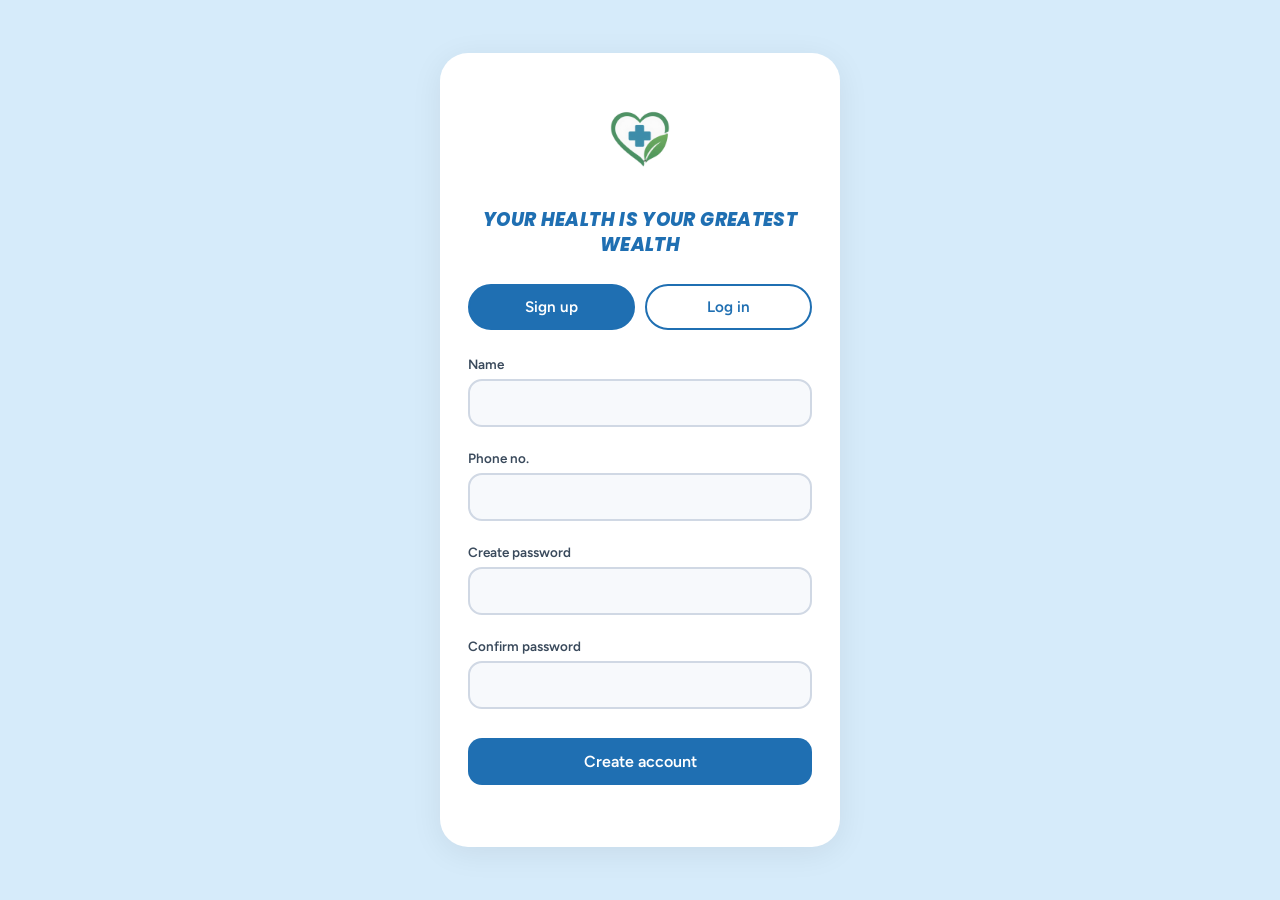
<file: index.html>
<!DOCTYPE html>
<html lang="en">
<head>
  <meta charset="UTF-8">
  <meta name="viewport" content="width=device-width, initial-scale=1">
  <title>Sign up or Log in</title>
  <link rel="preconnect" href="https://fonts.googleapis.com">
  <link href="https://fonts.googleapis.com/css2?family=Figtree:wght@400;500;600;700&family=Poppins:ital,wght@1,800&display=swap" rel="stylesheet">
  <link rel="stylesheet" href="style.css">
</head>
<body>
  <main class="card">

    <!-- Logo -->
    <div class="logo-wrap">
      <img class="logo" src="logo.jpg" alt="Healthcare logo – green heart with blue cross and leaf">
    </div>

    <!-- Heading -->
    <h1>Your Health Is Your Greatest Wealth</h1>

    <!-- Tabs -->
    <div class="tabs" role="tablist" aria-label="Account options">
      <button class="tab active" role="tab" id="tab-signup" aria-selected="true" type="button">Sign up</button>
      <button class="tab" role="tab" id="tab-login" aria-selected="false" type="button">Log in</button>
    </div>

    <!-- Form -->
    <form id="form" novalidate autocomplete="off">

      <div class="field signup-only" id="name-field">
        <label for="name">Name</label>
        <input id="name" name="name" type="text" autocomplete="name">
        <p class="error" id="name-error" aria-live="polite"></p>
      </div>

      <div class="field">
        <label for="phone">Phone no.</label>
        <input id="phone" name="phone" type="tel" inputmode="numeric" autocomplete="tel" maxlength="10">
        <p class="error" id="phone-error" aria-live="polite"></p>
      </div>

      <div class="field" id="password-field">
        <label for="password" id="password-label">Create password</label>
        <input id="password" name="password" type="password" autocomplete="new-password">
        <p class="error" id="password-error" aria-live="polite"></p>
      </div>

      <div class="field signup-only" id="confirm-field">
        <label for="confirm">Confirm password</label>
        <input id="confirm" name="confirm" type="password" autocomplete="new-password">
        <p class="error" id="confirm-error" aria-live="polite"></p>
      </div>

      <button class="submit" id="submit" type="submit">Create account</button>
      <p class="status" id="status" aria-live="polite"></p>
    </form>
  </main>

  <script src="script.js"></script>
</body>
</html>
</file>
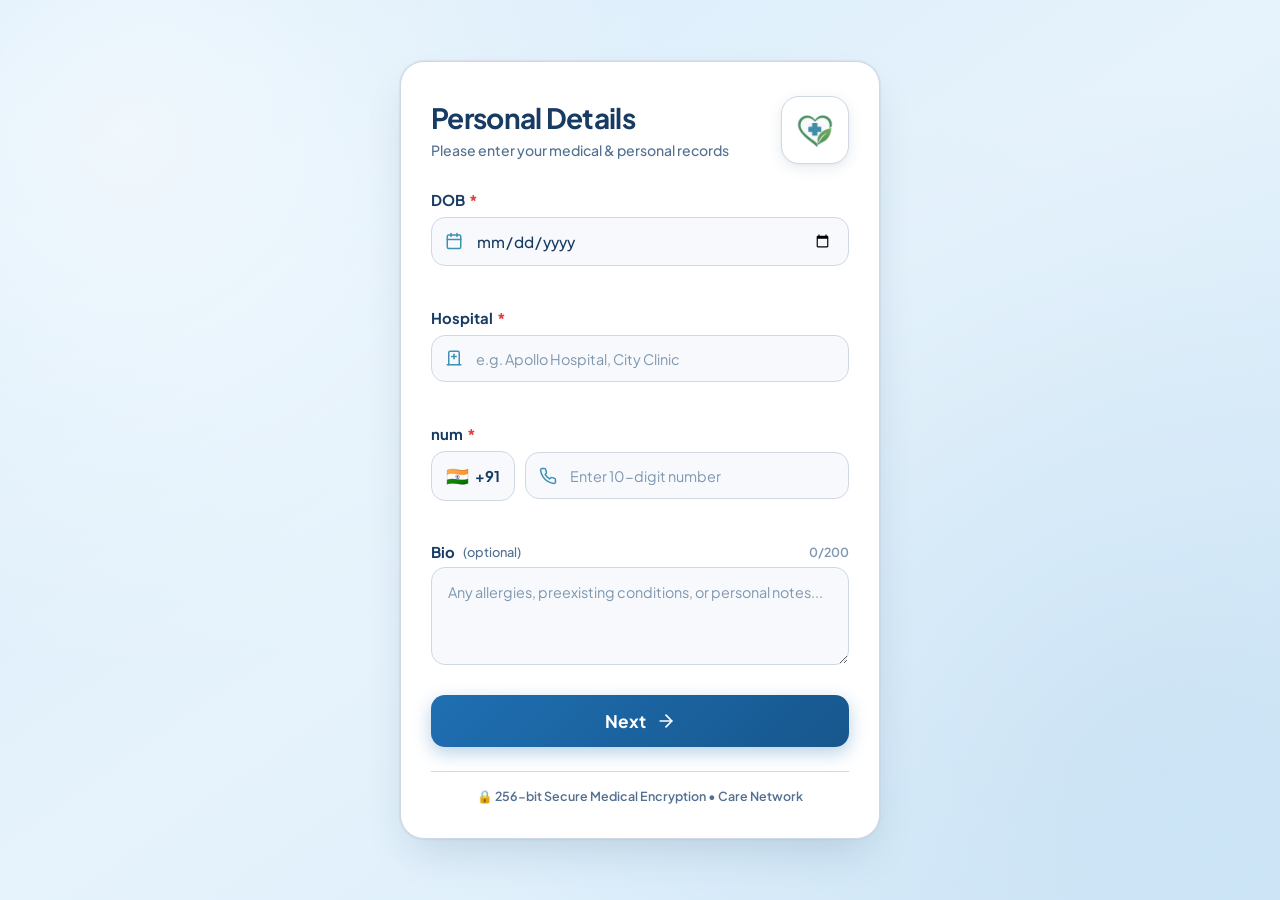
<file: biopage/index.html>
<!DOCTYPE html>
<html lang="en">
<head>
  <meta charset="UTF-8">
  <meta name="viewport" content="width=device-width, initial-scale=1.0">
  <title>Care - Personal Details</title>
  <link rel="stylesheet" href="styles.css">
  <link rel="preconnect" href="https://fonts.googleapis.com">
  <link rel="preconnect" href="https://fonts.gstatic.com" crossorigin>
  <link href="https://fonts.googleapis.com/css2?family=Plus+Jakarta+Sans:wght@400;500;600;700&display=swap" rel="stylesheet">
</head>

<body>

  <div class="app-wrapper">

    <main class="card-container" role="main">

      <!-- Header with Title on Left and Logo on Top-Right -->
      <header class="card-header">

        <div class="header-text">
          <h1 class="form-title">Personal Details</h1>
          <p class="form-subtitle">Please enter your medical & personal records</p>
        </div>

        <div class="logo-wrapper" title="Care Healthcare Logo">
          <img src="assets/logo.png" alt="Healthcare Logo" class="brand-logo" id="brandLogo">
        </div>

      </header>


      <!-- Main Form Section -->
      <form id="personalDetailsForm" class="form-body" novalidate>

        <!-- DOB (Date of Birth) Field -->
        <div class="form-group">

          <label for="dob" class="form-label">
            DOB <span class="required-star">*</span>
          </label>

          <div class="input-wrapper">

            <span class="input-icon">
              <svg width="18" height="18" viewBox="0 0 24 24" fill="none"
                stroke="currentColor" stroke-width="2" stroke-linecap="round" stroke-linejoin="round">

                <rect x="3" y="4" width="18" height="18" rx="2" ry="2"></rect>
                <line x1="16" y1="2" x2="16" y2="6"></line>
                <line x1="8" y1="2" x2="8" y2="6"></line>
                <line x1="3" y1="10" x2="21" y2="10"></line>

              </svg>
            </span>

            <input
              type="date"
              id="dob"
              name="dob"
              class="form-control has-icon"
              required
            >

          </div>

          <span class="field-feedback" id="dobError"></span>

        </div>


        <!-- Hospital Field -->
        <div class="form-group">

          <label for="hospital" class="form-label">
            Hospital <span class="required-star">*</span>
          </label>

          <div class="input-wrapper">

            <span class="input-icon">
              <svg width="18" height="18" viewBox="0 0 24 24" fill="none"
                stroke="currentColor" stroke-width="2" stroke-linecap="round" stroke-linejoin="round">

                <path d="M3 21h18"></path>
                <path d="M5 21V5a2 2 0 0 1 2-2h10a2 2 0 0 1 2 2v16"></path>
                <path d="M9 10h6"></path>
                <path d="M12 7v6"></path>

              </svg>
            </span>

            <input
              type="text"
              id="hospital"
              name="hospital"
              class="form-control has-icon"
              placeholder="e.g. Apollo Hospital, City Clinic"
              list="hospitalSuggestions"
              required
            >

            <datalist id="hospitalSuggestions">
              <option value="Apollo Hospitals"></option>
              <option value="Fortis Healthcare"></option>
              <option value="Manipal Hospital"></option>
              <option value="Max Super Speciality Hospital"></option>
              <option value="AIIMS"></option>
              <option value="City Care General Hospital"></option>
            </datalist>

          </div>

          <span class="field-feedback" id="hospitalError"></span>

        </div>


        <!-- num: (Contact / Patient Number) Field -->
        <div class="form-group">

          <label for="num" class="form-label">
            num <span class="required-star">*</span>
          </label>

          <div class="phone-input-group">

            <div class="country-prefix">
              <span class="flag-icon">🇮🇳</span>
              <span class="code">+91</span>
            </div>

            <div class="input-wrapper flex-1">

              <span class="input-icon">
                <svg width="18" height="18" viewBox="0 0 24 24" fill="none"
                  stroke="currentColor" stroke-width="2" stroke-linecap="round" stroke-linejoin="round">

                  <path d="M22 16.92v3a2 2 0 0 1-2.18 2 19.79 19.79 0 0 1-8.63-3.07
                  19.5 19.5 0 0 1-6-6 19.79 19.79 0 0 1-3.07-8.67A2 2 0 0 1
                  4.11 2h3a2 2 0 0 1 2 1.72 12.84 12.84 0 0 0 .7 2.81
                  2 2 0 0 1-.45 2.11L8.09 9.91a16 16 0 0 0 6 6l1.27-1.27
                  a2 2 0 0 1 2.11-.45 12.84 12.84 0 0 0 2.81.7A2 2 0 0 1
                  22 16.92z"></path>

                </svg>
              </span>

              <input
                type="tel"
                id="num"
                name="num"
                class="form-control has-icon"
                placeholder="Enter 10-digit number"
                pattern="[0-9]{10}"
                maxlength="10"
                required
              >

            </div>

          </div>

          <span class="field-feedback" id="numError"></span>

        </div>


        <!-- Bio (optional) Field -->
        <div class="form-group">

          <div class="label-row">

            <label for="bio" class="form-label">
              Bio <span class="optional-tag">(optional)</span>
            </label>

            <span class="char-counter" id="bioCounter">0/200</span>

          </div>

          <textarea
            id="bio"
            name="bio"
            rows="3"
            class="form-control textarea-control"
            placeholder="Any allergies, preexisting conditions, or personal notes..."
            maxlength="200"
          ></textarea>

        </div>


        <!-- Next Button -->
        <div class="form-actions">

          <button type="submit" class="btn-next" id="nextBtn">

            <span>Next</span>

            <svg width="20" height="20" viewBox="0 0 24 24" fill="none"
              stroke="currentColor" stroke-width="2" stroke-linecap="round" stroke-linejoin="round"
              class="btn-arrow">

              <line x1="5" y1="12" x2="19" y2="12"></line>
              <polyline points="12 5 19 12 12 19"></polyline>

            </svg>

          </button>

        </div>

      </form>


      <!-- Confirmation / Next Step View -->
      <section
        class="confirmation-panel"
        id="confirmationPanel"
        style="display: none;"
        aria-live="polite"
      >

        <div class="success-header">

          <div class="check-animation-circle">

            <svg width="32" height="32" viewBox="0 0 24 24" fill="none"
              stroke="currentColor" stroke-width="3" stroke-linecap="round" stroke-linejoin="round">

              <polyline points="20 6 9 17 4 12"></polyline>

            </svg>

          </div>

          <h2>Details Recorded!</h2>

          <p>Here is a summary of your personal details:</p>

        </div>


        <div class="summary-card">

          <div class="summary-row">
            <span class="summary-label">DOB:</span>
            <span class="summary-value" id="summaryDob">-</span>
          </div>

          <div class="summary-row">
            <span class="summary-label">Hospital:</span>
            <span class="summary-value" id="summaryHospital">-</span>
          </div>

          <div class="summary-row">
            <span class="summary-label">num:</span>
            <span class="summary-value" id="summaryNum">-</span>
          </div>

          <div class="summary-row">
            <span class="summary-label">Bio:</span>
            <span class="summary-value" id="summaryBio">None provided</span>
          </div>

        </div>


        <div class="confirmation-actions">

          <button type="button" class="btn-secondary" id="editBtn">

            <svg width="18" height="18" viewBox="0 0 24 24" fill="none"
              stroke="currentColor" stroke-width="2" stroke-linecap="round" stroke-linejoin="round">

              <line x1="19" y1="12" x2="5" y2="12"></line>
              <polyline points="12 19 5 12 12 5"></polyline>

            </svg>

            <span>Back to Edit</span>

          </button>


          <button type="button" class="btn-primary" id="confirmProceedBtn">

            <span>Proceed to Step 2</span>

            <svg width="18" height="18" viewBox="0 0 24 24" fill="none"
              stroke="currentColor" stroke-width="2" stroke-linecap="round" stroke-linejoin="round">

              <line x1="5" y1="12" x2="19" y2="12"></line>
              <polyline points="12 5 19 12 12 19"></polyline>

            </svg>

          </button>

        </div>

      </section>


      <!-- Footer Branding -->
      <footer class="card-footer">

        <p>🔒 256-bit Secure Medical Encryption &bull; Care Network</p>

      </footer>

    </main>

  </div>


  <script src="script.js"></script>

</body>
</html>
</file>
<file: style.css>
/* ───────────────────────────────────────────
   Reset & Base
   ─────────────────────────────────────────── */
*,
*::before,
*::after {
  margin: 0;
  padding: 0;
  box-sizing: border-box;
}

html {
  font-size: 16px;
  -webkit-text-size-adjust: 100%;
}

body {
  font-family: 'Figtree', system-ui, -apple-system, sans-serif;
  background: #d6ebfa;
  color: #1a1a2e;
  min-height: 100dvh;
  display: flex;
  align-items: center;
  justify-content: center;
  padding: 24px 16px;
}

/* ───────────────────────────────────────────
   Card
   ─────────────────────────────────────────── */
.card {
  background: #fff;
  width: 100%;
  max-width: 400px;
  border-radius: 28px;
  padding: 36px 28px 32px;
  box-shadow: 0 6px 32px rgba(0, 0, 0, 0.07);
}

/* ───────────────────────────────────────────
   Logo
   ─────────────────────────────────────────── */
.logo-wrap {
  text-align: center;
  margin-bottom: 18px;
}

.logo {
  width: 96px;
  height: 96px;
}

/* ───────────────────────────────────────────
   Heading
   ─────────────────────────────────────────── */
h1 {
  font-family: 'Poppins', sans-serif;
  font-weight: 800;
  font-style: italic;
  text-transform: uppercase;
  text-align: center;
  font-size: 1.15rem;
  line-height: 1.4;
  color: #1f6fb2;
  margin-bottom: 26px;
  letter-spacing: 0.02em;
}

/* ───────────────────────────────────────────
   Pill Tabs
   ─────────────────────────────────────────── */
.tabs {
  display: flex;
  gap: 10px;
  margin-bottom: 26px;
}

.tab {
  flex: 1;
  padding: 12px 0;
  border: 2px solid #1f6fb2;
  border-radius: 999px;
  background: transparent;
  font-family: inherit;
  font-size: 0.95rem;
  font-weight: 600;
  color: #1f6fb2;
  cursor: pointer;
  transition: background 0.2s, color 0.2s, border-color 0.2s;
}

.tab:hover {
  background: rgba(31, 111, 178, 0.08);
}

.tab:focus-visible {
  outline: 3px solid #6ab0f3;
  outline-offset: 2px;
}

.tab.active {
  background: #1f6fb2;
  border-color: #1f6fb2;
  color: #fff;
}

/* ───────────────────────────────────────────
   Form Fields
   ─────────────────────────────────────────── */
.field {
  margin-bottom: 18px;
  transition: opacity 0.25s ease, max-height 0.3s ease, margin 0.3s ease;
  max-height: 110px;
  overflow: hidden;
}

.field.hidden {
  opacity: 0;
  max-height: 0;
  margin-bottom: 0;
  pointer-events: none;
}

label {
  display: block;
  font-size: 0.84rem;
  font-weight: 600;
  color: #3a4a5c;
  margin-bottom: 7px;
}

input {
  width: 100%;
  padding: 13px 15px;
  border: 2px solid #d0d8e4;
  border-radius: 14px;
  font-family: inherit;
  font-size: 0.95rem;
  color: #1a1a2e;
  background: #f7f9fc;
  outline: none;
  transition: border-color 0.2s, box-shadow 0.2s;
}

input:focus {
  border-color: #1f6fb2;
  box-shadow: 0 0 0 3px rgba(31, 111, 178, 0.15);
  background: #fff;
}

input.invalid {
  border-color: #e04858;
  box-shadow: 0 0 0 3px rgba(224, 72, 88, 0.1);
}

input.invalid:focus {
  border-color: #e04858;
  box-shadow: 0 0 0 3px rgba(224, 72, 88, 0.18);
}

/* ───────────────────────────────────────────
   Error Messages
   ─────────────────────────────────────────── */
.error {
  font-size: 0.76rem;
  font-weight: 500;
  color: #e04858;
  margin-top: 5px;
  min-height: 0;
  line-height: 1.3;
}

/* ───────────────────────────────────────────
   Submit Button
   ─────────────────────────────────────────── */
.submit {
  width: 100%;
  padding: 14px;
  margin-top: 6px;
  border: none;
  border-radius: 14px;
  background: #1f6fb2;
  color: #fff;
  font-family: inherit;
  font-size: 1rem;
  font-weight: 600;
  cursor: pointer;
  transition: background 0.2s, transform 0.1s;
}

.submit:hover {
  background: #18598f;
}

.submit:active {
  transform: scale(0.985);
}

.submit:focus-visible {
  outline: 3px solid #6ab0f3;
  outline-offset: 2px;
}

/* ───────────────────────────────────────────
   Status Message
   ─────────────────────────────────────────── */
.status {
  text-align: center;
  font-size: 0.85rem;
  font-weight: 600;
  margin-top: 14px;
  min-height: 1.2em;
  color: #1a8a52;
}

/* ───────────────────────────────────────────
   Responsive (360px+)
   ─────────────────────────────────────────── */
@media (max-width: 420px) {
  body {
    padding: 16px 10px;
  }

  .card {
    padding: 28px 18px 24px;
    border-radius: 22px;
  }

  h1 {
    font-size: 1.05rem;
  }

  .logo {
    width: 80px;
    height: 80px;
  }
}
</file>
<file: biopage/styles.css>
/* ==========================================================================
   Care App - Personal Details Form Styles
   Palette specified by Design Guidelines:
   🔵 Main blue:             #1F6FB2
   🩵 Background light blue: #D6EBFA
   ⬜ Main white:             #FFFFFF
   ⬜ Input background:       #F7F9FC
   🔲 Input border:          #D0D8E4
   🟢 Logo green:            #4D9A68
   🔵 Logo cross:            #3D91B5
   🖤 Text:                  #173B63 (Dark navy)
   ========================================================================== */

:root {
  /* User-Defined Brand Palette */
  --main-blue: #1F6FB2;
  --main-blue-hover: #195B93;
  --main-blue-light: #2583D0;
  --bg-light-blue: #D6EBFA;
  --main-white: #FFFFFF;
  --input-bg: #F7F9FC;
  --input-border: #D0D8E4;
  --logo-green: #4D9A68;
  --logo-green-soft: rgba(77, 154, 104, 0.12);
  --logo-cross: #3D91B5;
  --text-dark-navy: #173B63;
  
  /* Supporting Shades */
  --text-muted: #527092;
  --text-light: #7E96B0;
  --border-focus: #1F6FB2;
  --error-red: #E53E3E;
  --error-bg: #FFF5F5;

  /* Elevation & Borders */
  --shadow-card: 0 20px 45px -12px rgba(23, 59, 99, 0.18), 0 0 1px 1px rgba(208, 216, 228, 0.5);
  --shadow-btn: 0 6px 18px rgba(31, 111, 178, 0.32);
  --shadow-btn-hover: 0 8px 24px rgba(31, 111, 178, 0.42);

  --radius-sm: 8px;
  --radius-md: 14px;
  --radius-lg: 24px;
  --radius-full: 9999px;

  --transition-fast: 0.18s ease;
  --transition-medium: 0.28s cubic-bezier(0.4, 0, 0.2, 1);
}

* {
  box-sizing: border-box;
  margin: 0;
  padding: 0;
}

body {
  font-family: 'Plus Jakarta Sans', -apple-system, BlinkMacSystemFont, 'Segoe UI', Roboto, Helvetica, Arial, sans-serif;
  background-color: var(--bg-light-blue);
  background-image: 
    radial-gradient(circle at 10% 15%, rgba(255, 255, 255, 0.6) 0%, transparent 40%),
    radial-gradient(circle at 90% 85%, rgba(31, 111, 178, 0.08) 0%, transparent 50%),
    linear-gradient(145deg, #D6EBFA 0%, #E6F3FC 50%, #D6EBFA 100%);
  color: var(--text-dark-navy);
  min-height: 100vh;
  display: flex;
  justify-content: center;
  align-items: center;
  padding: 28px 16px;
  -webkit-font-smoothing: antialiased;
}

/* Outer layout wrapper */
.app-wrapper {
  width: 100%;
  max-width: 480px;
  display: flex;
  justify-content: center;
}

/* Card container matching the wireframe boundary */
.card-container {
  background: var(--main-white);
  width: 100%;
  border-radius: var(--radius-lg);
  box-shadow: var(--shadow-card);
  border: 1px solid var(--input-border);
  padding: 34px 30px;
  position: relative;
  overflow: hidden;
  transition: transform var(--transition-fast);
}

/* ==========================================================================
   Header: Title on Left, Logo at Top Right
   ========================================================================== */
.card-header {
  display: flex;
  justify-content: space-between;
  align-items: center;
  gap: 16px;
  margin-bottom: 20px;
  padding-bottom: 6px;
  border-bottom: none;
}

.header-text {
  flex: 1;
}

.form-title {
  font-size: 1.75rem;
  font-weight: 700;
  letter-spacing: -0.025em;
  color: var(--text-dark-navy);
  line-height: 1.25;
}

.form-subtitle {
  font-size: 0.88rem;
  color: var(--text-muted);
  margin-top: 6px;
  font-weight: 500;
}

/* Logo placement at top right */
.logo-wrapper {
  flex-shrink: 0;
  width: 68px;
  height: 68px;
  border-radius: 18px;
  background: var(--main-white);
  padding: 5px;
  display: flex;
  align-items: center;
  justify-content: center;
  box-shadow: 0 4px 14px rgba(23, 59, 99, 0.1), 0 1px 3px rgba(0, 0, 0, 0.04);
  border: 1.5px solid var(--input-border);
  transition: transform var(--transition-fast), box-shadow var(--transition-fast), border-color var(--transition-fast);
}

.logo-wrapper:hover {
  transform: translateY(-2px);
  border-color: var(--logo-green);
  box-shadow: 0 8px 20px rgba(77, 154, 104, 0.22);
}

.brand-logo {
  width: 100%;
  height: 100%;
  object-fit: contain;
  border-radius: 12px;
}

/* ==========================================================================
   Form Body & Inputs
   ========================================================================== */
.form-body {
  display: flex;
  flex-direction: column;
  gap: 20px;
}

.form-group {
  display: flex;
  flex-direction: column;
  gap: 6px;
}

.form-label {
  font-size: 0.93rem;
  font-weight: 700;
  color: var(--text-dark-navy);
  display: flex;
  align-items: center;
  gap: 4px;
}

.required-star {
  color: var(--error-red);
  font-size: 1rem;
}

.optional-tag {
  font-size: 0.8rem;
  font-weight: 500;
  color: var(--text-muted);
  margin-left: 4px;
}

.label-row {
  display: flex;
  justify-content: space-between;
  align-items: center;
}

.char-counter {
  font-size: 0.78rem;
  font-weight: 600;
  color: var(--text-light);
}

/* Input wrappers with icons */
.input-wrapper {
  position: relative;
  display: flex;
  align-items: center;
}

.input-icon {
  position: absolute;
  left: 14px;
  color: var(--logo-cross);
  pointer-events: none;
  display: flex;
  align-items: center;
  transition: color var(--transition-fast), transform var(--transition-fast);
}

.input-wrapper:focus-within .input-icon {
  color: var(--main-blue);
  transform: scale(1.05);
}

/* Form Controls */
.form-control {
  width: 100%;
  padding: 13px 16px;
  font-size: 0.95rem;
  font-family: inherit;
  color: var(--text-dark-navy);
  background: var(--input-bg);
  border: 1.5px solid var(--input-border);
  border-radius: var(--radius-md);
  outline: none;
  font-weight: 500;
  transition: all var(--transition-fast);
}

.form-control.has-icon {
  padding-left: 44px;
}

.form-control::placeholder {
  color: var(--text-light);
  font-size: 0.9rem;
  font-weight: 400;
}

.form-control:hover {
  border-color: #B5C3D6;
}

.form-control:focus {
  background: var(--main-white);
  border-color: var(--main-blue);
  box-shadow: 0 0 0 4px rgba(31, 111, 178, 0.16);
}

.form-control.is-invalid {
  border-color: var(--error-red);
  background: var(--error-bg);
}

.form-control.is-invalid:focus {
  box-shadow: 0 0 0 4px rgba(229, 62, 62, 0.16);
}

.field-feedback {
  font-size: 0.78rem;
  font-weight: 600;
  color: var(--error-red);
  min-height: 16px;
  line-height: 1.2;
}

/* Phone input group */
.phone-input-group {
  display: flex;
  gap: 10px;
  align-items: center;
}

.country-prefix {
  display: flex;
  align-items: center;
  gap: 6px;
  background: var(--input-bg);
  border: 1.5px solid var(--input-border);
  border-radius: var(--radius-md);
  padding: 12px 14px;
  font-size: 0.92rem;
  font-weight: 700;
  color: var(--text-dark-navy);
  user-select: none;
  transition: border-color var(--transition-fast);
}

.phone-input-group:focus-within .country-prefix {
  border-color: var(--main-blue);
}

.flag-icon {
  font-size: 1.15rem;
}

.flex-1 {
  flex: 1;
}

/* Textarea styling */
.textarea-control {
  resize: vertical;
  min-height: 88px;
  line-height: 1.55;
}

/* ==========================================================================
   Upload File Dropzone
   ========================================================================== */
.upload-dropzone {
  border: 2px dashed var(--input-border);
  border-radius: var(--radius-md);
  background: var(--input-bg);
  padding: 22px 16px;
  text-align: center;
  cursor: pointer;
  position: relative;
  transition: all var(--transition-fast);
}

.upload-dropzone:hover,
.upload-dropzone.drag-over {
  border-color: var(--main-blue);
  background: rgba(214, 235, 250, 0.45);
  transform: translateY(-1px);
}

.file-input-hidden {
  position: absolute;
  top: 0;
  left: 0;
  width: 100%;
  height: 100%;
  opacity: 0;
  cursor: pointer;
}

.upload-content {
  display: flex;
  flex-direction: column;
  align-items: center;
  gap: 6px;
  pointer-events: none;
}

.upload-icon-circle {
  width: 48px;
  height: 48px;
  border-radius: 50%;
  background: var(--main-white);
  display: flex;
  align-items: center;
  justify-content: center;
  color: var(--main-blue);
  box-shadow: 0 3px 10px rgba(23, 59, 99, 0.08);
  border: 1px solid var(--input-border);
  margin-bottom: 4px;
  transition: transform var(--transition-fast), color var(--transition-fast);
}

.upload-dropzone:hover .upload-icon-circle {
  transform: scale(1.1);
  color: var(--logo-cross);
  border-color: var(--logo-cross);
}

.upload-title {
  font-size: 0.9rem;
  color: var(--text-dark-navy);
}

.upload-title strong {
  color: var(--main-blue);
  font-weight: 700;
}

.upload-hint {
  font-size: 0.77rem;
  color: var(--text-muted);
}

/* Uploaded file preview */
.file-preview-card {
  display: flex;
  align-items: center;
  justify-content: space-between;
  background: var(--main-white);
  border: 1.5px solid var(--input-border);
  border-radius: var(--radius-sm);
  padding: 12px 14px;
  box-shadow: 0 2px 8px rgba(23, 59, 99, 0.06);
}

.file-info {
  display: flex;
  align-items: center;
  gap: 12px;
  overflow: hidden;
}

.file-type-icon {
  font-size: 1.6rem;
}

.file-details {
  display: flex;
  flex-direction: column;
  text-align: left;
  overflow: hidden;
}

.file-name {
  font-size: 0.88rem;
  font-weight: 700;
  color: var(--text-dark-navy);
  white-space: nowrap;
  overflow: hidden;
  text-overflow: ellipsis;
  max-width: 230px;
}

.file-size {
  font-size: 0.76rem;
  color: var(--text-muted);
  font-weight: 500;
}

.btn-remove-file {
  background: transparent;
  border: none;
  color: var(--text-light);
  cursor: pointer;
  padding: 6px;
  border-radius: 6px;
  display: flex;
  align-items: center;
  justify-content: center;
  transition: all var(--transition-fast);
}

.btn-remove-file:hover {
  background: var(--error-bg);
  color: var(--error-red);
}

/* ==========================================================================
   Next Button matching wireframe [ Next ]
   ========================================================================== */
.form-actions {
  margin-top: 10px;
}

.btn-next {
  width: 100%;
  padding: 15px 24px;
  font-size: 1.08rem;
  font-weight: 700;
  font-family: inherit;
  color: var(--main-white);
  background: linear-gradient(135deg, var(--main-blue) 0%, #17578D 100%);
  border: none;
  border-radius: var(--radius-md);
  cursor: pointer;
  display: flex;
  align-items: center;
  justify-content: center;
  gap: 10px;
  box-shadow: var(--shadow-btn);
  transition: all var(--transition-medium);
}

.btn-next:hover {
  background: linear-gradient(135deg, var(--main-blue-light) 0%, var(--main-blue) 100%);
  transform: translateY(-2px);
  box-shadow: var(--shadow-btn-hover);
}

.btn-next:active {
  transform: translateY(0);
}

.btn-arrow {
  transition: transform var(--transition-fast);
}

.btn-next:hover .btn-arrow {
  transform: translateX(4px);
}

/* ==========================================================================
   Confirmation Step View (Next Step)
   ========================================================================== */
.confirmation-panel {
  display: flex;
  flex-direction: column;
  gap: 22px;
  animation: fadeIn 0.3s ease;
}

@keyframes fadeIn {
  from { opacity: 0; transform: translateY(10px); }
  to { opacity: 1; transform: translateY(0); }
}

.success-header {
  text-align: center;
  display: flex;
  flex-direction: column;
  align-items: center;
  gap: 8px;
}

.check-animation-circle {
  width: 62px;
  height: 62px;
  border-radius: 50%;
  background: var(--logo-green-soft);
  color: var(--logo-green);
  border: 1.5px solid rgba(77, 154, 104, 0.3);
  display: flex;
  align-items: center;
  justify-content: center;
  margin-bottom: 6px;
  box-shadow: 0 4px 14px rgba(77, 154, 104, 0.2);
}

.success-header h2 {
  font-size: 1.45rem;
  font-weight: 700;
  color: var(--text-dark-navy);
}

.success-header p {
  font-size: 0.88rem;
  color: var(--text-muted);
}

.summary-card {
  background: var(--input-bg);
  border: 1.5px solid var(--input-border);
  border-radius: var(--radius-md);
  padding: 18px 20px;
  display: flex;
  flex-direction: column;
  gap: 12px;
}

.summary-row {
  display: flex;
  justify-content: space-between;
  align-items: flex-start;
  font-size: 0.92rem;
  padding-bottom: 10px;
  border-bottom: 1px dashed var(--input-border);
}

.summary-row:last-child {
  border-bottom: none;
  padding-bottom: 0;
}

.summary-label {
  font-weight: 600;
  color: var(--text-muted);
}

.summary-value {
  font-weight: 700;
  color: var(--text-dark-navy);
  text-align: right;
  max-width: 60%;
  word-break: break-word;
}

.confirmation-actions {
  display: flex;
  gap: 12px;
  margin-top: 6px;
}

.btn-secondary {
  flex: 1;
  padding: 13px 18px;
  font-family: inherit;
  font-size: 0.95rem;
  font-weight: 700;
  color: var(--text-dark-navy);
  background: var(--main-white);
  border: 1.5px solid var(--input-border);
  border-radius: var(--radius-md);
  cursor: pointer;
  display: flex;
  align-items: center;
  justify-content: center;
  gap: 6px;
  transition: all var(--transition-fast);
}

.btn-secondary:hover {
  background: var(--input-bg);
  border-color: #B5C3D6;
}

.btn-primary {
  flex: 1.4;
  padding: 13px 18px;
  font-family: inherit;
  font-size: 0.95rem;
  font-weight: 700;
  color: var(--main-white);
  background: var(--main-blue);
  border: none;
  border-radius: var(--radius-md);
  cursor: pointer;
  display: flex;
  align-items: center;
  justify-content: center;
  gap: 6px;
  box-shadow: 0 4px 14px rgba(31, 111, 178, 0.3);
  transition: all var(--transition-fast);
}

.btn-primary:hover {
  background: var(--main-blue-hover);
  transform: translateY(-1px);
  box-shadow: 0 6px 18px rgba(31, 111, 178, 0.38);
}

/* ==========================================================================
   Footer
   ========================================================================== */
.card-footer {
  margin-top: 24px;
  padding-top: 16px;
  text-align: center;
  border-top: 1.5px solid var(--input-border);
  font-size: 0.78rem;
  font-weight: 600;
  color: var(--text-muted);
}

/* ==========================================================================
   Responsive Adjustments
   ========================================================================== */
@media (max-width: 480px) {
  body {
    padding: 12px 8px;
  }
  
  .card-container {
    padding: 24px 18px;
    border-radius: 18px;
  }

  .form-title {
    font-size: 1.45rem;
  }

  .logo-wrapper {
    width: 56px;
    height: 56px;
    border-radius: 14px;
  }
}
</file>
